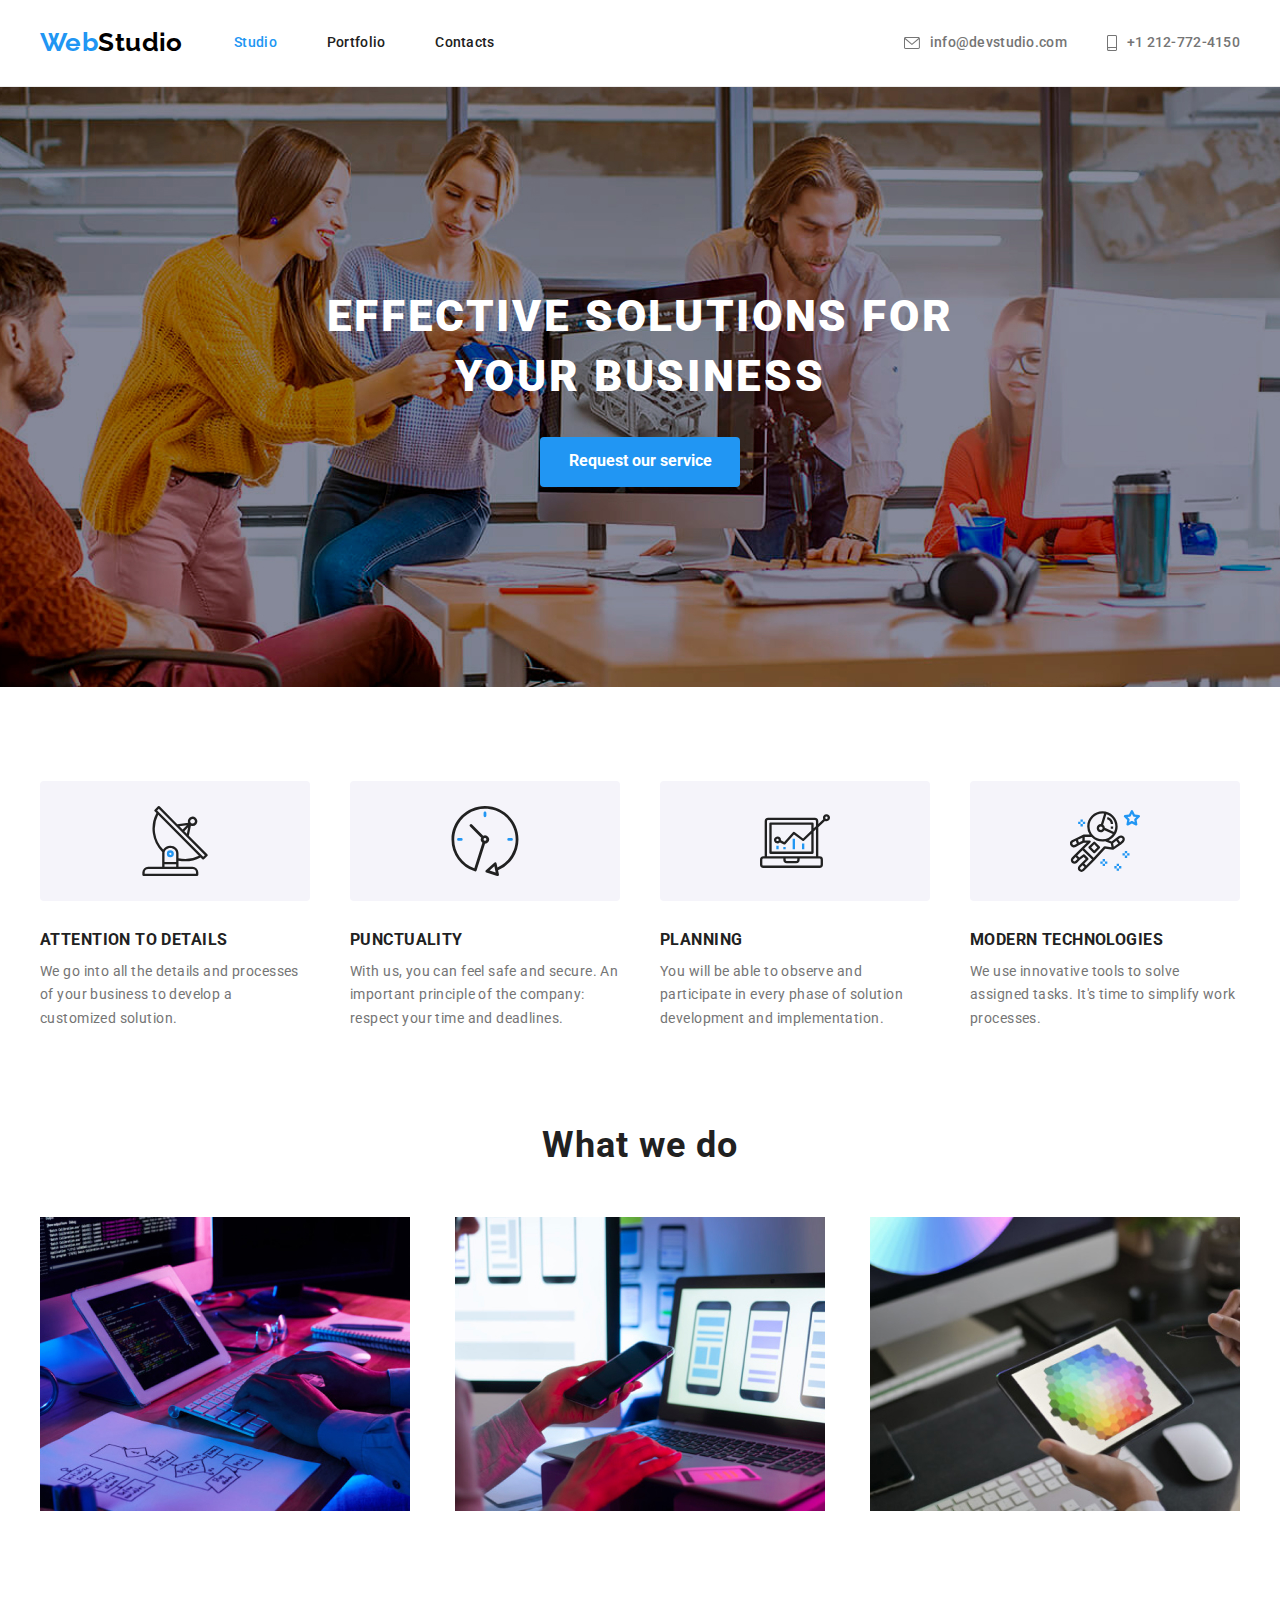
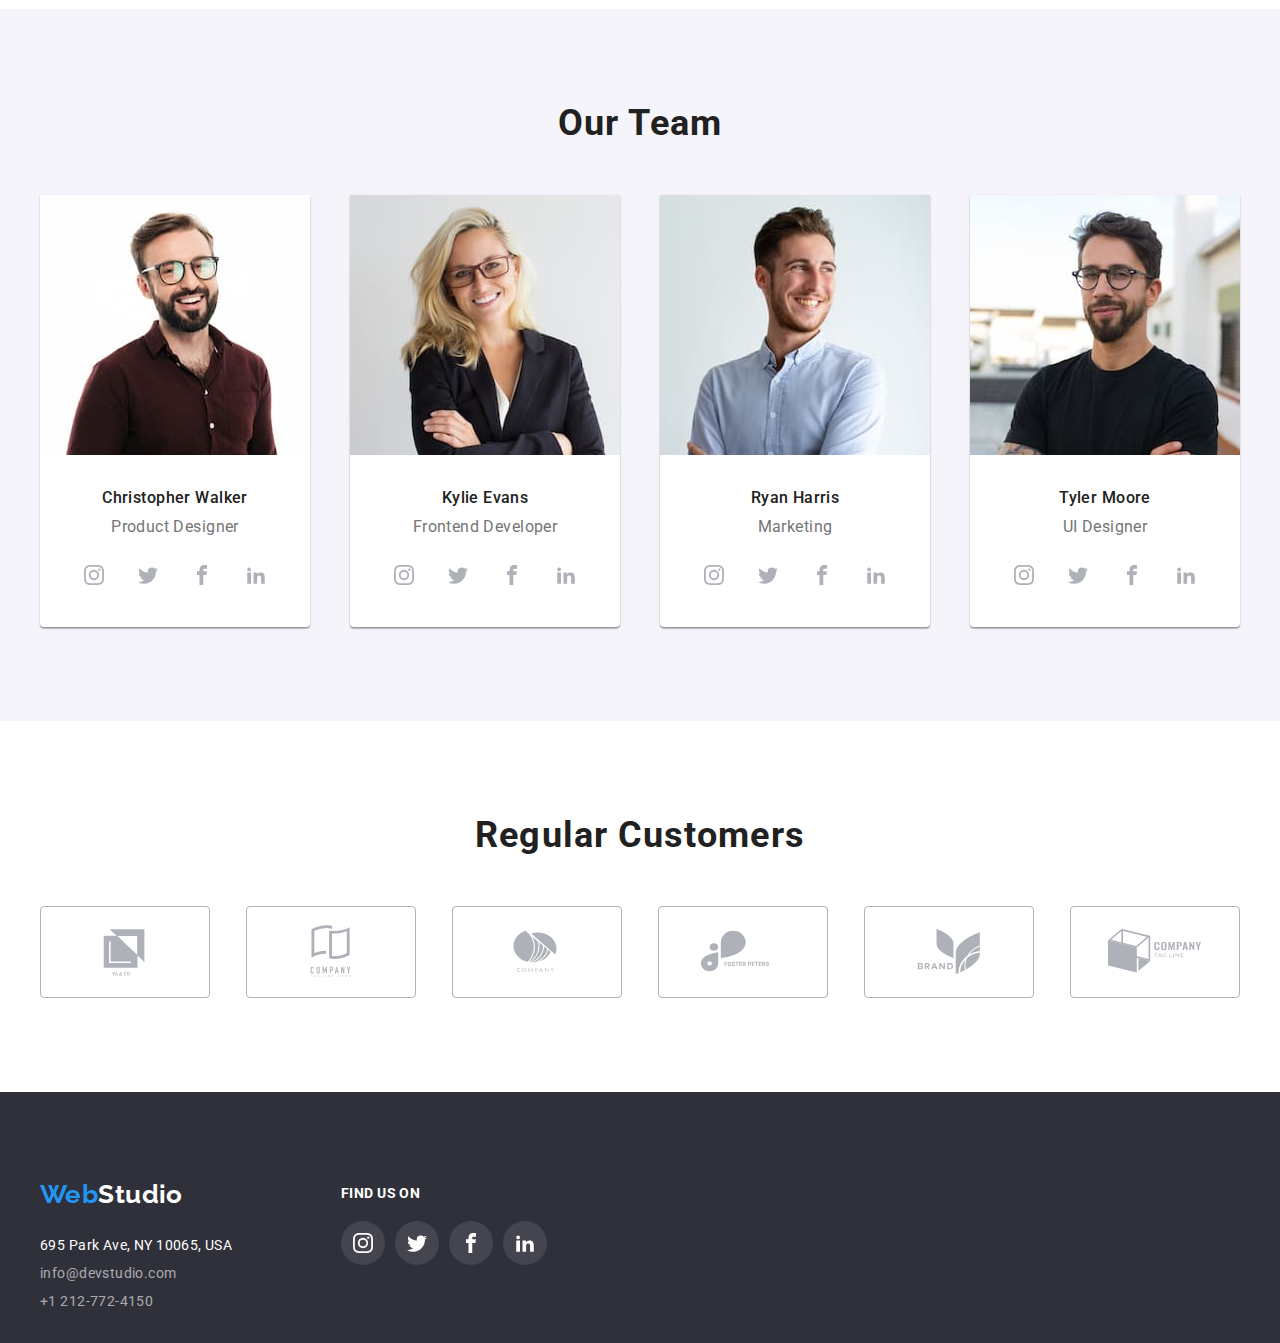
<file: index.html>
<!DOCTYPE html>
<html lang="en">
  <head>
    <meta charset="UTF-8" />
    <meta http-equiv="X-UA-Compatible" content="IE=edge" />
    <meta name="viewport" content="width=device-width, initial-scale=1.0" />
    <link rel="shortcut icon" type="x-icon" href="./images/logo.png" >
    <link rel="stylesheet" href="https://cdnjs.cloudflare.com/ajax/libs/modern-normalize/1.0.0/modern-normalize.min.css"/>
    <link rel="stylesheet" href="css/styles.css">
    <link rel="preconnect" href="https://fonts.googleapis.com">
    <link rel="preconnect" href="https://fonts.gstatic.com" crossorigin>
    <link href="https://fonts.googleapis.com/css2?family=Raleway:wght@700&family=Roboto:wght@400;500;700;900&display=swap" rel="stylesheet">
    <title>Web Studio</title>
  </head>
  <body>
    <header class="header">
      <section class="header-section container">
        <a href="index.html" class="logo">Web<spam class="logo-header">Studio</spam></a>
        <nav class="nav-link">
          <ul class="nav-link-list">
            <li><a href="index.html" class="nav-link-item current">Studio</a></li>
            <li><a href="portfolio.html" class="nav-link-item">Portfolio</a></li>
            <li><a href="#" class="nav-link-item">Contacts</a></li>
          </ul>
        </nav>
        <ul class="nav-contact-list">
          <li>
            <a href="mailto:info@devstudio.com" class="nav-contact">
              <svg class="contact-envelope">
              <use href="./images/svg/svg-defs.svg#icon-envelope"></use>
            </svg>
            info@devstudio.com
            </a>
          </li>
          <li>
            <a href="tel:+12127724150" class="nav-contact">
              <svg class="contact-phone">
              <use href="./images/svg/svg-defs.svg#icon-phone"></use>
            </svg>
            +1 212-772-4150</a>
          </li>
        </ul>
      </section>
    </header>
    <main>
      <section class="hero-section">
        <div class="hero-container container">
          <div>
            <h1 class="hero-title">EFFECTIVE SOLUTIONS FOR <br> YOUR BUSINESS</h1>
          </div>
          <div>
            <button type="button" class="hero-button">Request our service</button>
          </div>
        </div>
      </section>
      <section class="description-container container">
        <ul class="tech-list">
          <li class="tech-list-item">
            <svg class="tech-icon">
              <use href="./images/svg/svg-defs.svg#icon-antenna"></use>
            </svg>
          </li>
          <li class="tech-list-item">
            <svg class="tech-icon">
              <use href="./images/svg/svg-defs.svg#icon-clock"></use>
            </svg>
          </li>
          <li class="tech-list-item">
            <svg class="tech-icon">
              <use href="./images/svg/svg-defs.svg#icon-diagram"></use>
            </svg>
          </li>
          <li class="tech-list-item">
            <svg class="tech-icon">
              <use href="./images/svg/svg-defs.svg#icon-astronaut"></use>
            </svg>
          </li>
        </ul>
        <ul class="description-item unstyled-list">
          <li>
            <h3 class="description-title">ATTENTION TO DETAILS</h3>
            <p class="description-details">
              We go into all the details and processes of your business to develop
              a customized solution.
            </p>
          </li>
          <li>
            <h3 class="description-title">PUNCTUALITY</h3>
            <p class="description-details">
              With us, you can feel safe and secure. An important principle of the
              company: respect your time and deadlines.
            </p>
          </li>
          <li>
            <h3 class="description-title">PLANNING</h3>
            <p class="description-details">
              You will be able to observe and participate in every phase of
              solution development and implementation.
            </p>
          </li>
          <li>
            <h3 class="description-title">MODERN TECHNOLOGIES</h3>
            <p class="description-details">
              We use innovative tools to solve assigned tasks. It's time to
              simplify work processes.
            </p>
          </li>
        </ul>
      </section>
      <section class="what-we-do-section container">
        <h2 class="description-section">What we do</h2>
        <ul class="description-img">
          <li><img src="images/img.jpg" alt="laptop" width="370" /></li>
          <li><img src="images/img1.jpg" alt="telefon" width="370" /></li>
          <li><img src="images/img2.jpg" alt="tableta" width="370" /></li>
        </ul>
      </section>
      <section class="team-section">
        <div class="container">
          <h2 class="description-section">Our Team</h2>
          <ul class="team-list">
            <li class="team-list-item">
              <img src="images/team1.jpg" alt="Christopher Walker Photo" width="270"/>
              <h4 class="team-name">Christopher Walker</h4>
              <p class="team-profession">Product Designer</p>
              <ul class="social-list">
                <li>
                  <a href="#" target="_blank" class="social-list-item">
                    <svg class="social-icon">
                    <use href="./images/svg/svg-defs.svg#icon-instagram"></use>
                    </svg>
                  </a>
                </li>
                <li>
                  <a href="#" target="_blank" class="social-list-item">
                    <svg class="social-icon">
                    <use href="./images/svg/svg-defs.svg#icon-twitter"></use>
                    </svg>
                  </a>
                </li>
                <li class="social-list-item">
                  <a href="#" target="_blank" class="social-list-item">
                    <svg class="social-icon">
                    <use href="./images/svg/svg-defs.svg#icon-facebook"></use>
                    </svg>
                  </a>
                </li>
                <li>
                  <a href="#" target="_blank" class="social-list-item">
                    <svg class="social-icon">
                    <use href="./images/svg/svg-defs.svg#icon-linkedin"></use>
                    </svg>
                  </a>
                </li>
              </ul>
            </li>
            <li class="team-list-item">
              <img src="images/team2.jpg" alt="Kylie Evans Photo" width="270"/>
              <h4 class="team-name">Kylie Evans</h4>
              <p class="team-profession">Frontend Developer</p>
              <ul class="social-list">
                <li>
                  <a href="#" target="_blank" class="social-list-item">
                    <svg class="social-icon">
                    <use href="./images/svg/svg-defs.svg#icon-instagram"></use>
                    </svg>
                  </a>
                </li>
                <li>
                  <a href="#" target="_blank" class="social-list-item">
                    <svg class="social-icon">
                    <use href="./images/svg/svg-defs.svg#icon-twitter"></use>
                    </svg>
                  </a>
                </li>
                <li class="social-list-item">
                  <a href="#" target="_blank" class="social-list-item">
                    <svg class="social-icon">
                    <use href="./images/svg/svg-defs.svg#icon-facebook"></use>
                    </svg>
                  </a>
                </li>
                <li>
                  <a href="#" target="_blank" class="social-list-item">
                    <svg class="social-icon">
                    <use href="./images/svg/svg-defs.svg#icon-linkedin"></use>
                    </svg>
                  </a>
                </li>
              </ul>
            </li>
            <li class="team-list-item">
              <img src="images/team3.jpg" alt="Ryan Harris Photo" width="270"/>
              <h4 class="team-name">Ryan Harris</h4>
              <p class="team-profession">Marketing</p>
              <ul class="social-list">
                <li>
                  <a href="#" target="_blank" class="social-list-item">
                    <svg class="social-icon">
                    <use href="./images/svg/svg-defs.svg#icon-instagram"></use>
                    </svg>
                  </a>
                </li>
                <li>
                  <a href="#" target="_blank" class="social-list-item">
                    <svg class="social-icon">
                    <use href="./images/svg/svg-defs.svg#icon-twitter"></use>
                    </svg>
                  </a>
                </li>
                <li class="social-list-item">
                  <a href="#" target="_blank" class="social-list-item">
                    <svg class="social-icon">
                    <use href="./images/svg/svg-defs.svg#icon-facebook"></use>
                    </svg>
                  </a>
                </li>
                <li>
                  <a href="#" target="_blank" class="social-list-item">
                    <svg class="social-icon">
                    <use href="./images/svg/svg-defs.svg#icon-linkedin"></use>
                    </svg>
                  </a>
                </li>
              </ul>
            </li>
            <li class="team-list-item">
              <img src="images/team4.jpg" alt="Tyler Moore Photo" width="270"/>
              <h4 class="team-name">Tyler Moore</h4>
              <p class="team-profession">UI Designer</p>
              <ul class="social-list">
                <li>
                  <a href="#" target="_blank" class="social-list-item">
                    <svg class="social-icon">
                    <use href="./images/svg/svg-defs.svg#icon-instagram"></use>
                    </svg>
                  </a>
                </li>
                <li>
                  <a href="#" target="_blank" class="social-list-item">
                    <svg class="social-icon">
                    <use href="./images/svg/svg-defs.svg#icon-twitter"></use>
                    </svg>
                  </a>
                </li>
                <li class="social-list-item">
                  <a href="#" target="_blank" class="social-list-item">
                    <svg class="social-icon">
                    <use href="./images/svg/svg-defs.svg#icon-facebook"></use>
                    </svg>
                  </a>
                </li>
                <li>
                  <a href="#" target="_blank" class="social-list-item">
                    <svg class="social-icon">
                    <use href="./images/svg/svg-defs.svg#icon-linkedin"></use>
                    </svg>
                  </a>
                </li>
              </ul>
            </li>
          </ul>
        </div>
      </section>
      <section class="container">
        <h2 class="description-section">Regular Customers</h2>
        <ul class="customers-list">
          <li>
            <a href="#" target="_blank">
              <svg>
                <use href="./images/svg/defs-company-logo.svg#icon-logo1"></use>
              </svg>
            </a>
          </li>
           <li>
            <a href="#" target="_blank">
              <svg>
                <use href="./images/svg/defs-company-logo.svg#icon-logo2"></use>
              </svg>
            </a>
          </li>
           <li>
            <a href="#" target="_blank">
              <svg>
                <use href="./images/svg/defs-company-logo.svg#icon-logo3"></use>
              </svg>
            </a>
          </li>
           <li>
            <a href="#" target="_blank">
              <svg>
                <use href="./images/svg/defs-company-logo.svg#icon-logo4"></use>
              </svg>
            </a>
          </li>
           <li>
            <a href="#" target="_blank">
              <svg>
                <use href="./images/svg/defs-company-logo.svg#icon-logo5"></use>
              </svg>
            </a>
          </li>
           <li>
            <a href="#" target="_blank">
              <svg>
                <use href="./images/svg/defs-company-logo.svg#icon-logo6"></use>
              </svg>
            </a>
          </li>
        </ul>
      </section>
    </main>
    <footer class="footer-section">
      <section class="container footer-container">
      <div class="footer-container-1">
        <a href="index.html" class="logo">Web<span class="logo-footer">Studio</span></a>
        <address>
          <ul class="footer-contact">
            <li><a href="https://goo.gl/maps/XEtBJHLgHXzXXLZXA" target="_blank" class="contact-address">695 Park Ave, NY 10065, USA</a></li>
            <li><a href="mailto:info@devstudio.com" class="contact-footer">info@devstudio.com</a></li>
            <li><a href="tel:+12127724150" class="contact-footer">+1 212-772-4150</a></li>
          </ul>
        </address>
      </div>
      <div class="footer-container-2">
        <h4 class="social-footer-title"> Find us on </h4>
        <ul class="social-list">
                <li>
                  <a href="#" target="_blank" class="social-list-item social-list-item-footer">
                    <svg class="social-icon">
                    <use href="./images/svg/svg-defs.svg#icon-instagram"></use>
                    </svg>
                  </a>
                </li>
                <li>
                  <a href="#" target="_blank" class="social-list-item social-list-item-footer">
                    <svg class="social-icon">
                    <use href="./images/svg/svg-defs.svg#icon-twitter"></use>
                    </svg>
                  </a>
                </li>
                <li class="social-list-item">
                  <a href="#" target="_blank" class="social-list-item social-list-item-footer">
                    <svg class="social-icon">
                    <use href="./images/svg/svg-defs.svg#icon-facebook"></use>
                    </svg>
                  </a>
                </li>
                <li>
                  <a href="#" target="_blank" class="social-list-item social-list-item-footer">
                    <svg class="social-icon">
                    <use href="./images/svg/svg-defs.svg#icon-linkedin"></use>
                    </svg>
                  </a>
                </li>
              </ul>
      </div>
    </footer>
  </body>
</html>
</file>
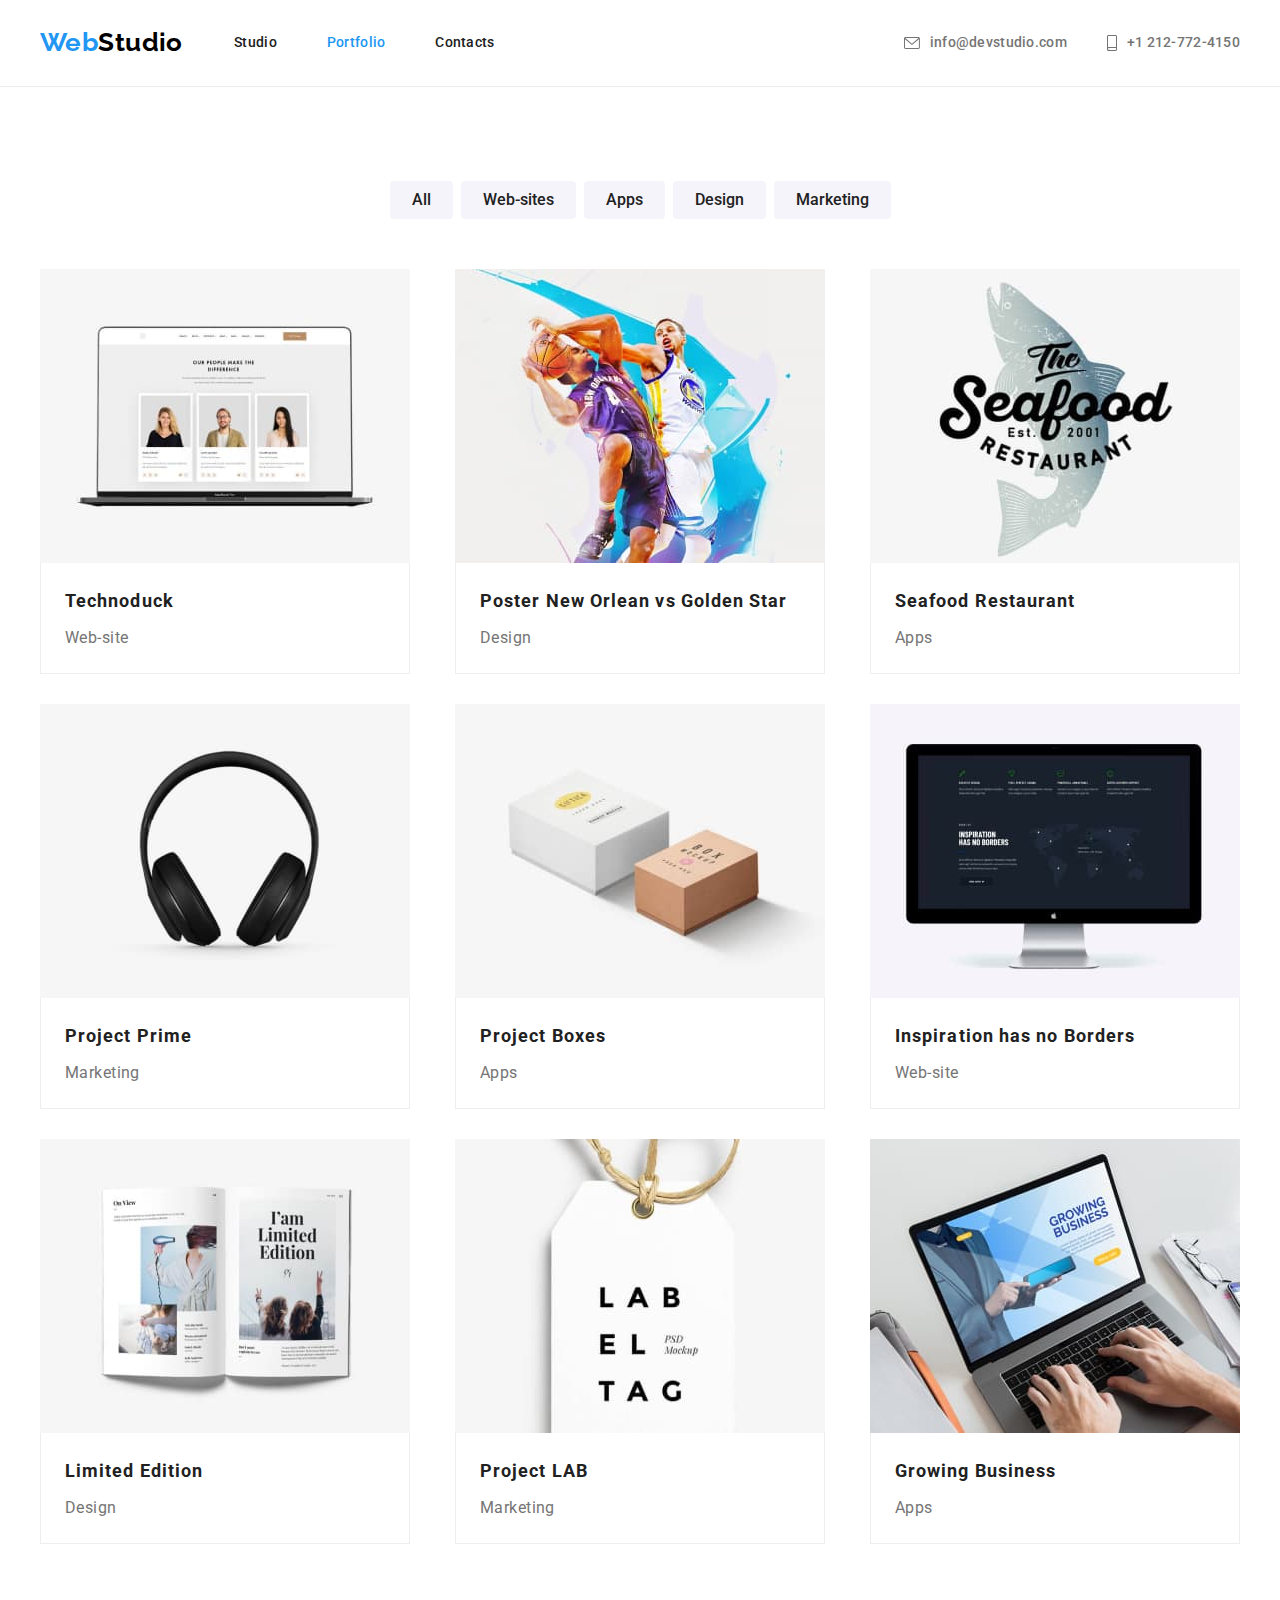
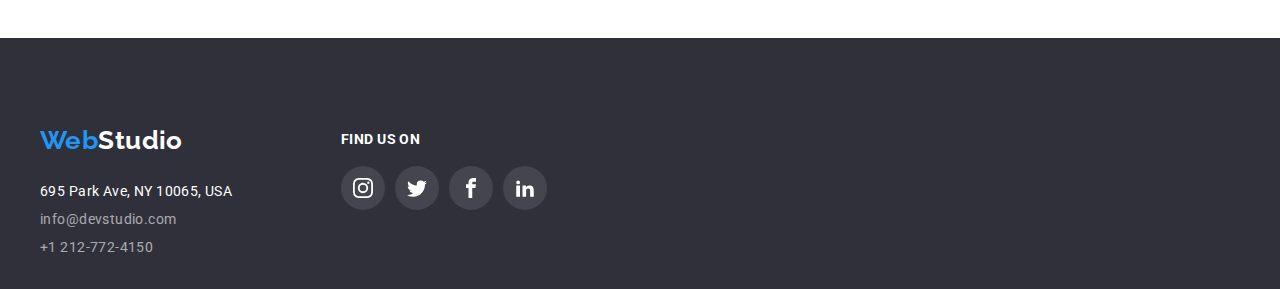
<file: portfolio.html>
<!DOCTYPE html>
<html lang="en">
 <head>
    <meta charset="UTF-8" />
    <meta http-equiv="X-UA-Compatible" content="IE=edge" />
    <meta name="viewport" content="width=device-width, initial-scale=1.0" />
    <link rel="shortcut icon" type="x-icon" href="./images/logo.png" >
    <link rel="stylesheet" href="https://cdnjs.cloudflare.com/ajax/libs/modern-normalize/1.0.0/modern-normalize.min.css"/>
    <link rel="stylesheet" href="css/styles.css">
    <link rel="preconnect" href="https://fonts.googleapis.com">
    <link rel="preconnect" href="https://fonts.gstatic.com" crossorigin>
    <link href="https://fonts.googleapis.com/css2?family=Raleway:wght@700&family=Roboto:wght@400;500;700;900&display=swap" rel="stylesheet">
    <title>Portfolio</title>
  </head>
  <body>
        <header class="header">
      <section class="header-section container">
        <a href="index.html" class="logo">Web<spam class="logo-header">Studio</spam></a>
        <nav class="nav-link">
          <ul class="nav-link-list">
            <li><a href="index.html" class="nav-link-item ">Studio</a></li>
            <li><a href="portfolio.html" class="nav-link-item current">Portfolio</a></li>
            <li><a href="#" class="nav-link-item">Contacts</a></li>
          </ul>
        </nav>
        <ul class="nav-contact-list">
          <li>
            <a href="mailto:info@devstudio.com" class="nav-contact">
              <svg class="contact-envelope">
              <use href="./images/svg/svg-defs.svg#icon-envelope"></use>
            </svg>
            info@devstudio.com
            </a>
          </li>
          <li>
            <a href="tel:+12127724150" class="nav-contact">
              <svg class="contact-phone">
              <use href="./images/svg/svg-defs.svg#icon-phone"></use>
            </svg>
            +1 212-772-4150</a>
          </li>
        </ul>
      </section>
    </header>
    <main>
      <div class="container-button">
      <ul class="button-list unstyled-list">
        <li><button class="project-examples" type="button">All</button></li>
        <li><button class="project-examples" type="button">Web-sites</button></li>
        <li><button class="project-examples" type="button">Apps</button></li>
        <li><button class="project-examples" type="button">Design</button></li>
        <li><button class="project-examples" type="button">Marketing</button></li>
      </ul>
      </div>
      <div class="container">
        <ul class="project-item unstyled-list">
          <li class="project-item-list">
            <div class="project-img">
              <img src="images/portfolio/web_site_01.jpg" alt="Technoduck portfolio" width="370">
            </div>
              <div class="container-list-project">
              <h3 class="project-list">Technoduck</h3>
              <p class="project-profile">Web-site</p>
              </div>
          </li>
          <li class="project-item-list">
            <div class="project-img">
              <img src="images/portfolio/design_01.jpg" alt="Design portfolio" width="370">
            </div>
              <div class="container-list-project">
              <h3 class="project-list">Poster New Orlean vs Golden Star</h3>
              <p class="project-profile">Design</p>
              </div>
          </li>
          <li class="project-item-list">
            <div class="project-img">
              <img src="images/portfolio/apps_01.jpg" alt="Apps portfolio" width="370">
            </div>
              <div class="container-list-project">
              <h3 class="project-list">Seafood Restaurant </h3>
              <p class="project-profile">Apps</p>
              </div>
          </li>
          <li class="project-item-list">
            <div class="project-img">
              <img src="images/portfolio/marketing_01.jpg" alt="Marketing portfolio" width="370">
            </div>
              <div class="container-list-project">
              <h3 class="project-list">Project Prime</h3>
              <p class="project-profile">Marketing</p>
              </div>
          </li>
          <li class="project-item-list">
            <div class="project-img">
              <img src="images/portfolio/apps_02.jpg" alt="Apps portfolio" width="370">
            </div>
              <div class="container-list-project">
              <h3 class="project-list">Project Boxes</h3>
              <p class="project-profile">Apps</p>
              </div>
          </li>
          <li class="project-item-list">
            <div class="project-img">
              <img src="images/portfolio/web_site_02.jpg" alt="Web-site portfolio" width="370">
            </div>
              <div class="container-list-project">
              <h3 class="project-list">Inspiration has no Borders</h3>
              <p class="project-profile">Web-site</p>
              </div>
          </li>
          <li class="project-item-list">
            <div class="project-img">
              <img src="images/portfolio/design_02.jpg" alt="Design portfolio" width="370">
            </div>
              <div class="container-list-project">
              <h3 class="project-list">Limited Edition</h3>
              <p class="project-profile">Design</p>
              </div>
          </li>
          <li class="project-item-list">
            <div class="project-img">
              <img src="images/portfolio/marketing_02.jpg" alt="Marketing portfolio" width="370">
            </div>
              <div class="container-list-project">
              <h3 class="project-list">Project LAB</h3>
              <p class="project-profile">Marketing</p>
              </div>
          </li>
          <li class="project-item-list">
            <div class="project-img">
              <img src="images/portfolio/apps_03.jpg" alt="Apps portfolio" width="370">
            </div>
              <div class="container-list-project">
              <h3 class="project-list">Growing Business</h3>
              <p class="project-profile">Apps</p>
              </div>
          </li>
        </ul>
      </div>
    </main>
    <footer class="footer-section">
      <section class="container footer-container">
      <div class="footer-container-1">
        <a href="index.html" class="logo">Web<span class="logo-footer">Studio</span></a>
        <address>
          <ul class="footer-contact">
            <li><a href="https://goo.gl/maps/XEtBJHLgHXzXXLZXA" target="_blank" class="contact-address">695 Park Ave, NY 10065, USA</a></li>
            <li><a href="mailto:info@devstudio.com" class="contact-footer">info@devstudio.com</a></li>
            <li><a href="tel:+12127724150" class="contact-footer">+1 212-772-4150</a></li>
          </ul>
        </address>
      </div>
      <div class="footer-container-2">
        <h4 class="social-footer-title"> Find us on </h4>
        <ul class="social-list">
                <li>
                  <a href="#" target="_blank" class="social-list-item social-list-item-footer">
                    <svg class="social-icon">
                    <use href="./images/svg/svg-defs.svg#icon-instagram"></use>
                    </svg>
                  </a>
                </li>
                <li>
                  <a href="#" target="_blank" class="social-list-item social-list-item-footer">
                    <svg class="social-icon">
                    <use href="./images/svg/svg-defs.svg#icon-twitter"></use>
                    </svg>
                  </a>
                </li>
                <li class="social-list-item">
                  <a href="#" target="_blank" class="social-list-item social-list-item-footer">
                    <svg class="social-icon">
                    <use href="./images/svg/svg-defs.svg#icon-facebook"></use>
                    </svg>
                  </a>
                </li>
                <li>
                  <a href="#" target="_blank" class="social-list-item social-list-item-footer">
                    <svg class="social-icon">
                    <use href="./images/svg/svg-defs.svg#icon-linkedin"></use>
                    </svg>
                  </a>
                </li>
              </ul>
      </div>
    </footer>
  </body>
</html>
</file>
<file: css/styles.css>
body {
  font-family: "Roboto", sans-serif;
  font-size: 14px;
  color: #212121;
  letter-spacing: 0.03em;
  line-height: 1.14;
  background-color: var(--white-color);
  max-width: 100vw;
  margin: 0 auto;
}
:root {
  --white-color: #fff;
  --highlight-color: #2196f3;
  --highlight-hover-color: #188CE8;
  --description-color: #757575;
  --bg-color: #2f303a;
  --icon-color: #AFB1B8;
}
ul{
    list-style: none;
    padding: 0;
    margin: 0;
}
a{
    text-decoration: none;
}
.header{
  border-bottom: 1px solid #ECECEC;
}
.container{
  width: 1200px;
  margin: 0 auto;
}
.header-section{
  display: flex;
  align-items: center;
  justify-content: space-between;
}
.logo{
    font-family: "Raleway",sans-serif;
    font-size: 26px;
    font-weight: 700;
    line-height: 1.38;
    color: var(--highlight-color);
    padding: 25px 0;
    width: 145px;
}
.logo-header{
    color: #000;
}
.logo-footer{
    color: #fff;
   
}
.nav-link{
  padding-right: 30%;
}
.nav-link-list{
  display: flex;
  gap: 50px;
}
.nav-link-item{
    color: #212121;
    font-weight: 500;
    line-height: 1.17;
    letter-spacing: 0.02em;
    padding: 15px 0;
}
.nav-link-item:hover {
  color: var(--highlight-color);
}
.nav-contact-list{
  display: flex;
  gap: 40px;
}
.nav-contact{
  color: var(--description-color);
  font-weight: 500;
  letter-spacing: 0.02em;
  padding: 15px 0;
  display: flex;
  align-items: center;
  gap: 10px;
}
.nav-contact:hover{
  color: var(--highlight-color);
}
.contact-envelope{
  width: 16px;
  height: 12px;
  fill: currentColor;
}
.contact-phone{
  width: 10px;
  height: 16px;
  fill: currentColor;
}
.current{
color: var(--highlight-color);
}
/* Hero Section */
.hero-section{
   background-image: linear-gradient(
    to bottom,
    var(--description-color),
    var(--bg-color));
    height: 600px;
    background-image: url('../images/bgimg.jpg');
    background-repeat: no-repeat;
    background-position: center;
}
.hero-container{
  display: flex;
  gap: 30px;
  flex-direction: column;
  align-items: center;
  padding-top: 200px;
}
.hero-title {
  color: var(--white-color);
  font-weight: 900;
  font-size: 44px;
  line-height: 1.36;
  letter-spacing: 0.06em;
  text-align: center;
  margin: 0 auto;
}
.hero-button {
  width: 200px;
  height: 50px;
  color: var(--white-color);
  background-color: var(--highlight-color);
  font-weight: 700;
  font-size: 16px;
  line-height: 1.88;
  cursor: pointer;
  border: 0px;
  box-shadow: 0px 4px 4px 0px rgba(0, 0, 0, 0.15);
  border-radius: 4px;
  font-family: inherit;
}
.hero-button:hover,
.hero-button:active{
  background-color: var(--highlight-hover-color);
}
/* main section */
.tech-icon{
  width: 70px;
  height: 70px;
}
.tech-list{
  display: flex;
  justify-content: space-between;
  margin-bottom: 30px;
}
.tech-list-item{
    background-color: #F5F4FA;;
    border-radius: 4px;
    width: 270px;
    height: 120px;
    display: flex;
    justify-content: center;
    align-items: center;
}
.description-container{
  padding-top: 94px;
}
.description-item{
  display: flex;
  justify-content: space-between;
}
.description-item li{
  width: 270px;
}
.description-title {
  font-weight: 700;
  margin: 0;
  padding-bottom: 10px;
}
.description-details {
  line-height: 1.71;
  color: var(--description-color);
  margin: 0;
}
.description-section{
  font-weight: 700;
  font-size: 36px;
  line-height: 1.16;
  letter-spacing: 0.03em;
  text-align: center;
  margin: 0;
  padding-bottom: 50px;
  padding-top: 94px;
}
.what-we-do-section{
padding-bottom: 94px;
}
.description-img{
  display: flex;
  justify-content: space-between;
}
.team-section{
background-color: #f5f4fa;
padding-bottom: 94px;
}
.team-name {
  font-weight: 500;
  font-size: 16px;
  line-height: 1.18;
  margin: 0;
  padding: 30px 0 10px;
}
.team-profession {
  font-size: 16px;
  line-height: 1.18;
  color: var(--description-color);
  margin: 0;
  padding-bottom: 16px;
}
.team-list{
  display: flex;
  justify-content: space-between;
}
.team-list-item{
  background-color: var(--white-color);
  box-shadow: 0px 2px 1px 0px rgba(0, 0, 0, 0.20), 0px 1px 1px 0px rgba(0, 0, 0, 0.14), 0px 1px 3px 0px rgba(0, 0, 0, 0.12);
  border-radius: 0px 0px 4px 4px;
  text-align: center;
}
.social-list{
  display: flex;
  justify-content: center;
  gap:10px;
  padding-bottom: 30px;
}
.social-list-item{
  width: 44px;
  height: 44px;
  display: flex;
  align-items: center;
  justify-content: center;
  fill: currentColor;
}
.social-list-item:hover{
  background-color: var(--highlight-color);
  fill: var(--white-color);
  border-radius: 50px;
  
}
.social-icon{
  width: 20px;
  height: 20px;
  color:var(--icon-color);
}
.customers-list{
  display: flex;
  justify-content: space-between;
  margin-bottom: 94px;
}
.customers-list a{
  width: 170px;
  height: 92px;
  border: 1px solid var(--icon-color);
  border-radius: 4px;
  display: flex;
  justify-content: center;
  align-items: center;
  fill: var(--icon-color);
}
.customers-list svg{
  width: 106px;
  height: 60px;
}
.customers-list a:hover{
  fill: var(--highlight-color);
  border: 1px solid var(--highlight-color);
  cursor: pointer;
}
/* footer */
 .footer-section{
    background-color: var(--bg-color);
    height: 251px;
    padding-top: 60px;
 }
 
 .contact-address {
  color: var(--white-color);
  font-style: normal;
}
.contact-footer {
  font-style: normal;
  color: rgba(255, 255, 255, 0.6);
}
.contact-footer:hover,
.contact-footer:active,
.contact-footer:focus {
  color: var(--highlight-color);
}
.footer-contact{
  display: flex;
  flex-direction: column;
  gap: 12px;
}
.footer-container-1{
  display: flex;
  flex-direction: column;
  width: 231px;
}
.social-footer-title{
  font-weight: 700;
  color: var(--white-color);
  text-transform: uppercase;
}

.footer-container{
  display: flex;
  align-items: center;
}
.footer-container-2{
  margin-left: 70px;
}
.social-list-item-footer{
  background-color: rgba(255, 255, 255, 0.1);
  border-radius: 50%;
  fill: var(--white-color);
}


/* portfolio page */
.project-examples {
  font-weight: 500;
  font-size: 16px;
  line-height: 1.62;
  background-color: #f5f4fa;
  color: #212121;
  font-family: inherit;
  padding: 6px 22px;
  border: none;
  border-radius: 4px;
}
.project-img{
  width: 370px;
  height: 294px;
}
.project-examples:hover,
.project-examples:focus,
.project-examples:active {
  color: var(--white-color);
  background-color: var(--highlight-color);
  cursor: pointer;
  border-radius: 4px;
  box-shadow: 0px 2px 2px 0px rgba(0, 0, 0, 0.12), 0px 1px 2px 0px rgba(0, 0, 0, 0.08), 0px 3px 1px 0px rgba(0, 0, 0, 0.10);
}
.button-list{
  display: flex;
  justify-content: center;
  gap: 8px;
}
.container-button{
  padding: 94px 0 50px;
}
.project-list {
  font-weight: 700;
  font-size: 18px;
  line-height: 2;
  letter-spacing: 0.06em;
  margin: 0;
  padding: 20px 0 4px 24px;
}
.project-profile {
  font-size: 16px;
  line-height: 1.88;
  color: var(--description-color);
  margin: 0;
  padding: 0 0 20px 24px;
}
.project-item{
  display: flex;
  flex-wrap: wrap;
 justify-content: space-between;
 gap: 30px;
 padding-bottom: 94px;
}
.project-item-list{
  flex-basis: calc((100% - 90px) / 3);
}
.project-item-list:hover,
.project-item-list:focus{
  box-shadow: 1px 4px 6px 0px rgba(0, 0, 0, 0.16), 0px 4px 4px 0px rgba(0, 0, 0, 0.06), 0px 1px 1px 0px rgba(0, 0, 0, 0.12);
  cursor: pointer;
}
.container-list-project{
  border: 1px solid #EEE;
  border-top: none;
}
</file>
